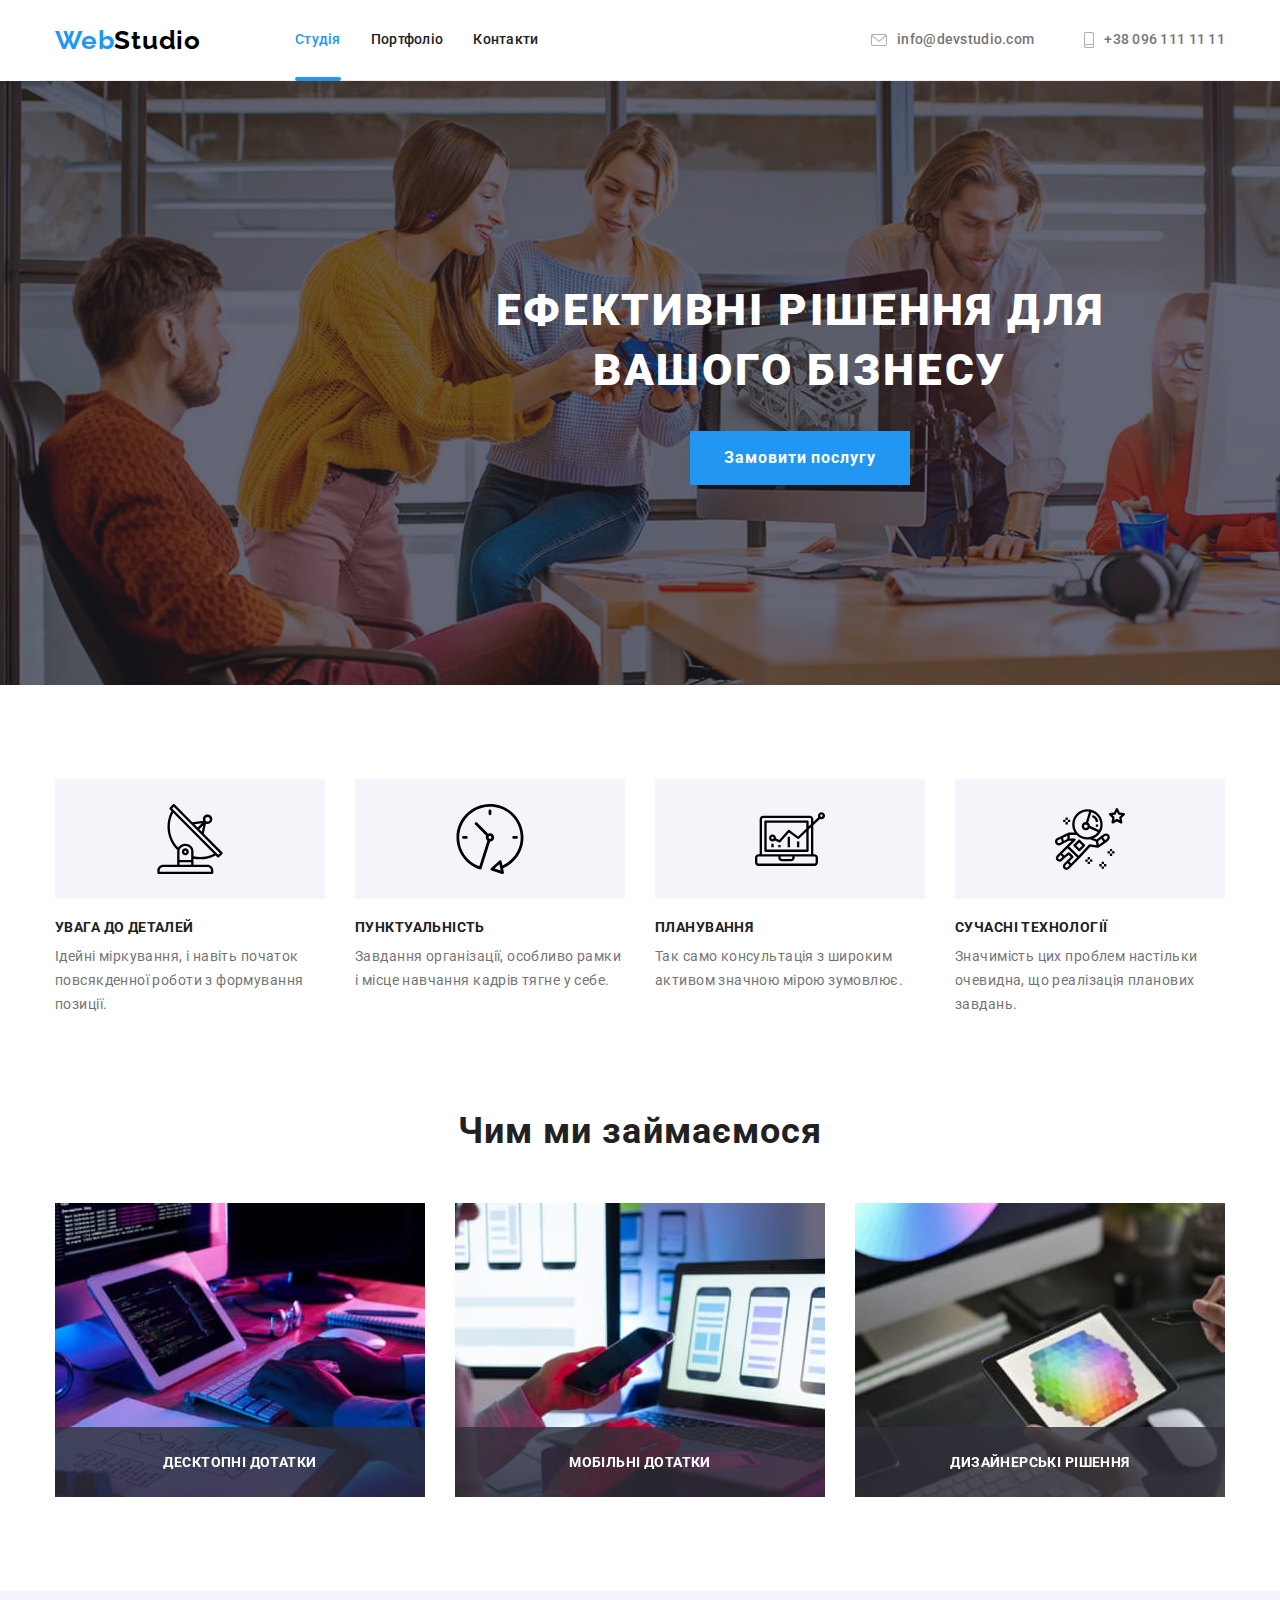
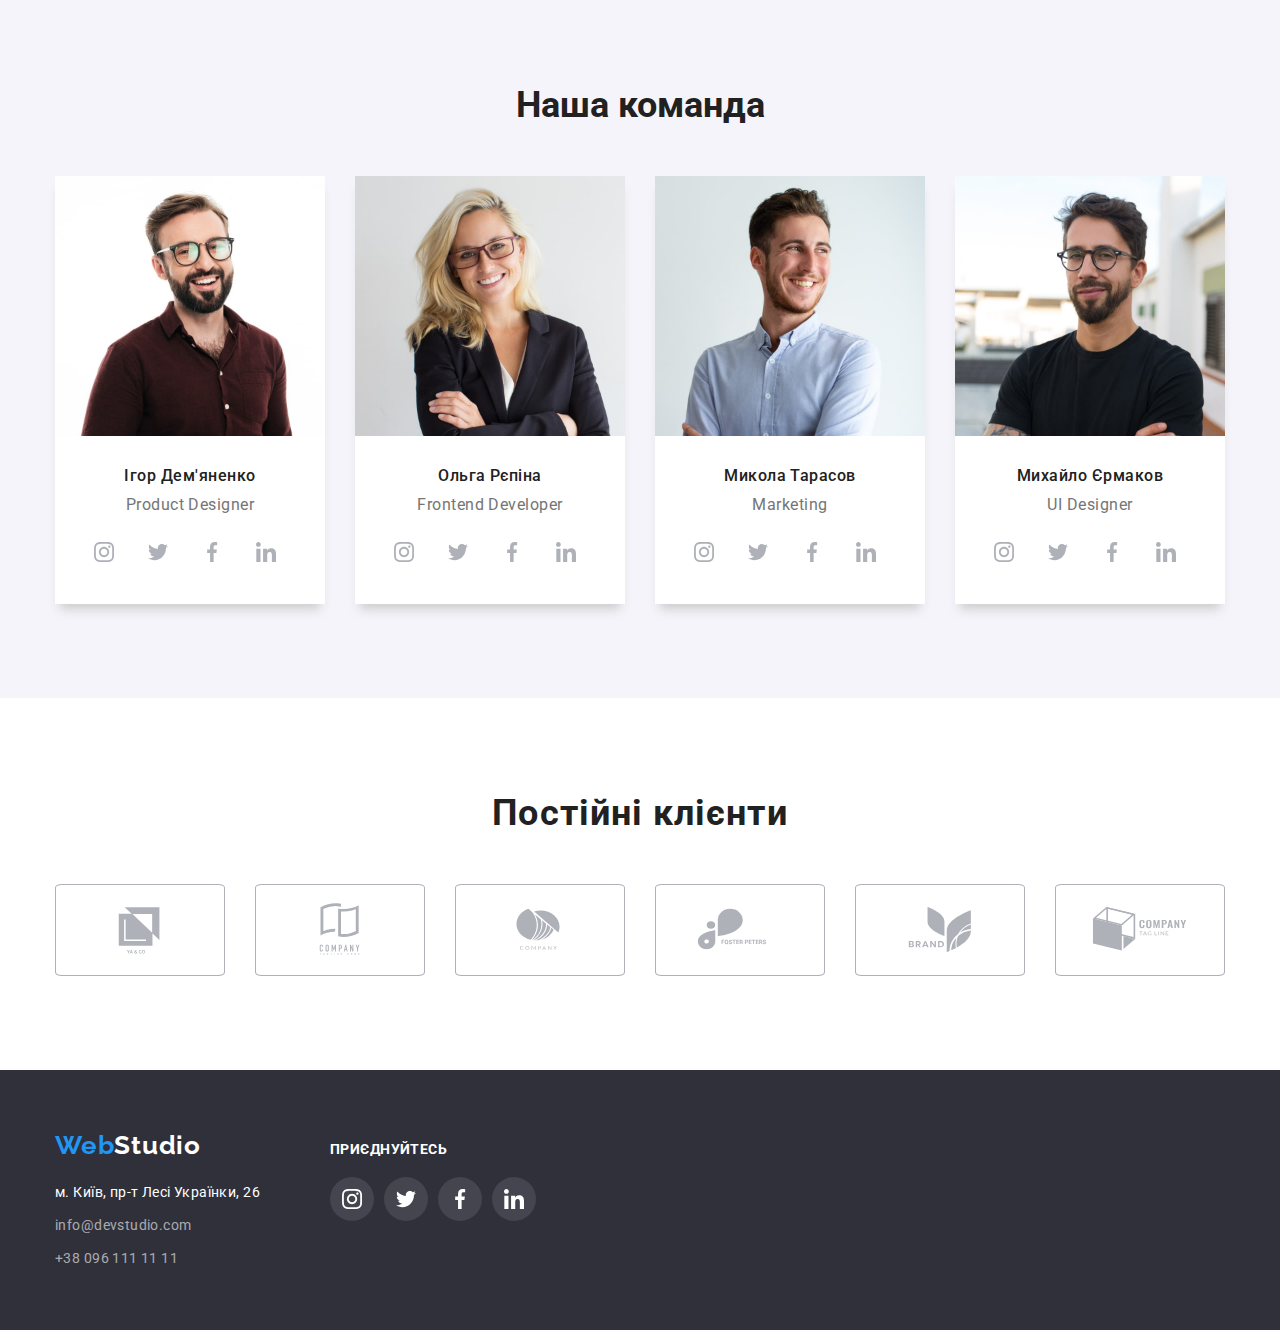
<file: index.html>
<!DOCTYPE html>
<html lang="uk">
  <head>
    <meta charset="UTF-8" />
    <meta http-equiv="X-UA-Compatible" content="IE=edge" />
    <meta name="viewport" content="width=device-width, initial-scale=1.0" />

    <!-- Підключаємо шрифти -->

    <!--  -->
    <link rel="preconnect" href="https://fonts.googleapis.com" />
    <link rel="preconnect" href="https://fonts.gstatic.com" crossorigin />
    <link
      href="https://fonts.googleapis.com/css2?family=Raleway:wght@700&family=Roboto:wght@400;500;700;900&display=swap"
      rel="stylesheet"
    />

    <!--  -->
    <title>Web Studio</title>

    <!-- Спочатку нормалізатор -->
  <link
  rel="stylesheet"
  href="https://cdnjs.cloudflare.com/ajax/libs/modern-normalize/1.0.0/modern-normalize.min.css"
/>

    <!-- Підключаємо файл зі стилями -->
    <link rel="stylesheet" href="./css/styles.css" />
  </head>
  <body>
    <header>
      <div class="heder-container container">
            <a href="./index.html" class="nav-logo-left"
              >Web<span class="nav-logo-reit">Studio</span></a
            >
          <nav class="nav-boxstudio" >
          
          
            <ul class="list-type flex-container">
              <li class="list-type-item  flex-container">
                <a href="" class="nav-list current nav-list-acktual ">Студія</a>
              </li>
              <li class="list-type-item flex-container">
                <a href="./galery.html " class="nav-list">Портфоліо</a>
              </li>
              <li class="list-type-item flex-container">
                <a href="" class="nav-list">Контакти</a>
              </li>
            </ul>
          
        </nav>
        
          <ul class="list-type flex-container addres-boxstudio" >
            <li class="flex-container mailto-boxsutdio">
              <a href="mailto:info@devstudio.com" class="mailto">
                <svg class="icon-size-adresstudio">
                  <use href="./img/sprait9.svg#envelope" class="icon-contacts-envelope"></use>
                  
                </svg>
                info@devstudio.com</a
              >
            </li>
            <li class="flex-container tel-boxstudio">
              <a href="tel:+380961111111" class="tel">
                <svg class="icon-size-adresstudio-two">
                  <use href="./img/sprait9.svg#smartphone" class="icon-contacts-smartphone"></use>
                  
                </svg>
                +38 096 111 11 11</a>
            </li>
          </ul>
        
      </div>
    </header>

    <main>

      <div data-modal class="Backdrop is-hidden">
        <div class="modal">
            <div class="button-modal-box">
              <button data-modal-close class="button-modal">
                <img src="./img/clouse-modal-2.svg" class="button-modal-img" 
                alt="clouse">
              </button>
          </div>
        </div>
      </div>
      <!-- Hero section -->
    
        <section class="Hero Hero-img">
          <div class="container hero-box">

            
          <h1 class="hero-title"> Ефективні рішення для вашого бізнесу</h1>
          <button data-modal-open type="button" class="hero-button" >Замовити послугу</button>
        </div>
        </section>

     

      <!-- Section benefits -->
     
        <section class="benefits">
          <div class="container">
          <h2 hidden>Наші особливості</h2>
          <ul class="list-type-benefits">
            <li class="benefits-list-item">
              <div class="benefits-boxfon-antena">
                <svg class="icon-size">
                  <use href="./img/sprait9.svg#antennasvg" class="icon-benefits"></use>
                  
                </svg> 
              </div>
              <h3 class="title-benefits">УВАГА ДО ДЕТАЛЕЙ</h3>
              <p class="benefits-paragraf">
                Ідейні міркування, і навіть початок повсякденної роботи з
                формування позиції.
              </p>
            </li>

            <li class="benefits-list-item">
              <div class="benefits-boxfon-clock">
                <svg class="icon-size">
                  <use href="./img/sprait9.svg#clocksvg" class="icon-instagram"></use>
                  
                </svg>
              </div>
              <h3 class="title-benefits">ПУНКТУАЛЬНІСТЬ</h3>
              <p class="benefits-paragraf">
                Завдання організації, особливо рамки і місце навчання кадрів
                тягне у себе.
              </p>
            </li>

            <li class="benefits-list-item">
              <div class="benefits-boxfon-diagram">
                <svg class="icon-size">
                  <use href="./img/sprait9.svg#diagramsvg" class="icon-instagram"></use>
                  
                </svg>
              </div>
              <h3 class="title-benefits">ПЛАНУВАННЯ</h3>
              <p class="benefits-paragraf">
                Так само консультація з широким активом значною мірою зумовлює.
              </p>
            </li>

            <li class="benefits-list-item">
              <div class="benefits-boxfon-astronaut">
                <svg class="icon-size">
                  <use href="./img/sprait9.svg#astronaut-1" class="icon-instagram"></use>
                  
                </svg>
              </div>
              <h3 class="title-benefits">СУЧАСНІ ТЕХНОЛОГІЇ</h3>
              <p class="benefits-paragraf">
                Значимість цих проблем настільки очевидна, що реалізація
                планових завдань.
              </p>
            </li>
          </ul>
        </div>
        </section>
      

      <!-- sections directions -->
      
        <section class="directions">
          <div class="container">
          <h2 class="directions-title">Чим ми займаємося</h2>
          <!-- <ul class="list-type-directions directions-list-items"> -->
            
          <ul class="list-type-directions">
            <li class="directions-items">
              <img
                src="./img/box-1.jpg"
                alt="Фото напрямку-1"
                width="370"
                height="294"
              />
              <div class="directions-title-box" >
                <p class="directions-title-two" >десктопні дотатки</p>
              </div>
            </li>
            <li class="directions-items">
              <img
                src="./img/box-2.jpg"
                alt="Фото напрямку-2"
                width="370"
                height="294"
              />
              <div class="directions-title-box" >
                <p class="directions-title-two" >мобільні дотатки</p>
              </div>
            </li>
            <li class="directions-items">
              <img
                src="./img/box-3.jpg"
                alt="Фото напрямку-3"
                width="370"
                height="294"
              />
              <div class="directions-title-box" >
                <p class="directions-title-two" >дизайнерські рішення</p>
              </div>
            </li>
          </ul>
        </div>
        </section>
      

      <!--sections our teams -->
      
        <section class="our-teams">
          
          <div class="container">
          <h2 class="our-teams-title">Наша команда</h2>
          <!-- <ul class="list-type list-type-our-teams"> -->
          <ul class="list-type-our-teams">
            <li class="our-teams-iist">
              <img
                src="./img/product-designer.jpg"
                alt="Ігор Дем'яненко"
                width="270"
                height="260"
              />
              <div class="our-teams-rersonposition">
              <h3 class="our-teams-person">Ігор Дем'яненко</h3>
              <p class="our-teams-position">Product Designer</p>
              <ul class="icon-list">
                <li class="our-teams-iisticon">
                  <a href="" class="link-icon">
                  <svg class="icon-size-cocialiteam">
                    <use xlink:href="./img/sprait9.svg#instagram-2-2" class="icon-cocial"></use>
                    
                  </svg>

                </a></li>
                <li class="our-teams-iisticon">
                  <a href="" class="link-icon">
                  <svg class="icon-size-cocialiteam">
                    <use href="./img/sprait9.svg#twitter-1-1" class="icon-cocial"></use>
                    
                  </svg>

                </a></li>
                <li class="our-teams-iisticon">
                  <a href="" class="link-icon">
                  <svg class="icon-size-cocialiteam">
                    <use href="./img/sprait9.svg#facebook1-2" class="icon-cocial"></use>
                    
                  </svg>

                </a></li>

                <li class="our-teams-iisticon">
                  <a href="" class="link-icon">
                  <svg class="icon-size-cocialiteam">
                    <use href="./img/sprait9.svg#linkedin1-2" class="icon-cocial"></use>
                    
                  </svg>

                </a></li>
              </ul>
              </div>
            </li>

            <li class="our-teams-iist">
              <img
                src="./img/frontend-develooper.jpg"
                alt="Ольга Рєпіна"
                width="270"
                height="260"
              />
              <div class="our-teams-rersonposition">
              <h3 class="our-teams-person">Ольга Рєпіна</h3>
              <p class="our-teams-position">Frontend Developer</p>
              <ul class="icon-list">
                <li class="our-teams-iisticon"><a href="" class="link-icon">
                  <svg class="icon-size-cocialiteam">
                    <use xlink:href="./img/sprait9.svg#instagram-2-2" class="icon-cocial"></use>
                    
                  </svg>

                </a></li>
                <li class="our-teams-iisticon"><a href="" class="link-icon">
                  <svg class="icon-size-cocialiteam">
                    <use href="./img/sprait9.svg#twitter-1-1" class="icon-cocial"></use>
                    
                  </svg>

                </a></li>
                <li class="our-teams-iisticon"><a href="" class="link-icon">
                  <svg class="icon-size-cocialiteam">
                    <use href="./img/sprait9.svg#facebook1-2" class="icon-cocial"></use>
                    
                  </svg>

                </a></li>

                <li class="our-teams-iisticon"><a href="" class="link-icon">
                  <svg class="icon-size-cocialiteam">
                    <use href="./img/sprait9.svg#linkedin1-2" class="icon-cocial"></use>
                    
                  </svg>

                </a></li>
              </ul>
            </div>
            </li>

            <li class="our-teams-iist">
              <img
                src="./img/market.jpg"
                alt=">Микола Тарасов"
                width="270"
                height="260"
              />
              <div class="our-teams-rersonposition">
              <h3 class="our-teams-person">Микола Тарасов</h3>
              <p class="our-teams-position">Marketing</p>
              <ul class="icon-list">
                <li class="our-teams-iisticon"><a href="" class="link-icon">
                  <svg class="icon-size-cocialiteam">
                    <use xlink:href="./img/sprait9.svg#instagram-2-2" class="icon-cocial"></use>
                    
                  </svg>

                </a></li>
                <li class="our-teams-iisticon"><a href="" class="link-icon">
                  <svg class="icon-size-cocialiteam">
                    <use href="./img/sprait9.svg#twitter-1-1" class="icon-cocial"></use>
                    
                  </svg>

                </a></li>
                <li class="our-teams-iisticon"><a href="" class="link-icon">
                  <svg class="icon-size-cocialiteam">
                    <use href="./img/sprait9.svg#facebook1-2" class="icon-cocial"></use>
                    
                  </svg>

                </a></li>

                <li class="our-teams-iisticon"><a href="" class="link-icon">
                  <svg class="icon-size-cocialiteam">
                    <use href="./img/sprait9.svg#linkedin1-2" class="icon-cocial"></use>
                    
                  </svg>

                </a></li>
              </ul>
            </div>
            </li>

            <li class="our-teams-iist">
              <img
                src="./img/ul-designer.jpg"
                alt="Михайло Єрмаков"
                width="270"
                height="260"
              /><div class="our-teams-rersonposition">
              <h3 class="our-teams-person">Михайло Єрмаков</h3>
              <p class="our-teams-position">UI Designer</p>
              <ul class="icon-list">
                <li class="our-teams-iisticon">
                  <a href="" class="link-icon">
                  <svg class="icon-size-cocialiteam">
                    <use xlink:href="./img/sprait9.svg#instagram-2-2" class="icon-cocial"></use>
                    
                  </svg>

                </a></li>
                <li class="our-teams-iisticon">
                  <a href="" class="link-icon">
                  <svg class="icon-size-cocialiteam">
                    <use href="./img/sprait9.svg#twitter-1-1" class="icon-cocial"></use>
                    
                  </svg>

                </a></li>
                <li class="our-teams-iisticon">
                  <a href="" class="link-icon">
                  <svg class="icon-size-cocialiteam">
                    <use href="./img/sprait9.svg#facebook1-2" class="icon-cocial"></use>
                    
                  </svg>

                </a></li>

                <li class="our-teams-iisticon">
                  <a href="" class="link-icon">
                  <svg class="icon-size-cocialiteam">
                    <use href="./img/sprait9.svg#linkedin1-2" class="icon-cocial"></use>
                    
                  </svg>

                </a></li>
              </ul>
            </div>
            </li>
          </ul>
        </div>



        </section>

        <section class="section-client-box">
          <div class="container client-box">
            <h3 class="title-client">Постійні клієнти</h3>
            <ul class="list-client">
              <li class="list-item-client">
                <a href="" class="logo-box"> 
                  <svg class="client-box-cvg">
                    <use href="./img/sprait9.svg#Logo1">
          
                    </use>
                  </svg>
                  </a>
              </li>
              <li class="list-item-client">
                <a href=""class="logo-box">
                  <svg class="client-box-cvg">
                    <use href="./img/sprait9.svg#Logo2">
          
                    </use>
                  </svg>
                </a>
              </li>
              <li class="list-item-client">
                <a href=""class="logo-box">
                  <svg class="client-box-cvg">
                    <use href="./img/sprait9.svg#Logo3">
          
                    </use>
                  </svg>
                </a>
              </li>
              <li class="list-item-client">
                <a href=""class="logo-box">
                  <svg class="client-box-cvg">
                    <use href="./img/sprait9.svg#Logo4">
          
                    </use>
                  </svg>
                </a>
              </li>
              <li class="list-item-client">
                <a href=""class="logo-box">
                  <svg class="client-box-cvg">
                    <use href="./img/sprait9.svg#Logo5">
          
                    </use>
                  </svg>
                </a>
              </li>
              <li class="list-item-client">
                <a href=""class="logo-box">
                  <svg class="client-box-cvg">
                    <use href="./img/sprait9.svg#Logo6">
          
                    </use>
                  </svg>
                </a>
              </li>


            </ul>
          
          </div>
        </div>
        
        </section>
      
    </main>

    <footer class="footer">
      <!-- <div class="gpoup-footer container"> -->
      <div class="container flex-container flex-container-footerstudio">
        <div class=" logo-info-futerstudio" >
        <a href="./index.html" class="nav-logo-footerleft"
          >Web<span class="nav-logo-reitfooter">Studio</span></a
        >
        <address class="adres-footer-studio">
         
          <!-- <ul class="list-type list-type-footer"> -->
            <ul class="list-footerStudio">
            <li class="list-item-footer">
              <a
                href="https://goo.gl/maps/WQxxdUkWUCcxHzvu8"
                target="_blank"
                rel="noopener norefferer nofollow"
                class="footer-item-one"
                >м. Київ, пр-т Лесі Українки, 26</a
              >
            </li>

            <li class="footer-item-two  list-item-footer" >
              <a href="mailto:info@devstudio.com" class="footer-item-two"
                >info@devstudio.com</a
              >
            </li>

            <li class="footer-item-two  list-item-footer" >
              <a href="tel:+380961111111" class="footer-item-two footer-item-twostodio">
                +38 096 111 11 11</a
              >
            </li>
          </ul> 
        </address>
      </div> 
          <div class="footer-iconstudio">
            <!-- <h3 class="footer-iconstudio-title">Приеднуйтесь</h3> -->
            <p class="footer-iconstudio-title">Приєднуйтесь</p>
              <ul class="footerlist-iconstudio">
              <li class="footerlistitem-iconstudio">
                <a href=""class="Link-cocial-footerstudio">
                  <svg class="icon-cocial-footerstudio">
                  <use href="./img/sprait9.svg#instagram-2-2">
        
                  </use>
                </svg>
              </a></li>
              <li class="footerlistitem-iconstudio">
                <a href=""class="Link-cocial-footerstudio">
                <svg class="icon-cocial-footerstudio">
                  <use href="./img/sprait9.svg#twitter-1-1">
        
                  </use>
                </svg>
              </a></li>
              <li class="footerlistitem-iconstudio">
                <a href=""class="Link-cocial-footerstudio">
                <svg class="icon-cocial-footerstudio">
                  <use href="./img/sprait9.svg#facebook1-2">
        
                  </use>
                </svg>
              </a></li>
              <li class="footerlistitem-iconstudio">
                <a href="" class="Link-cocial-footerstudio">
                <svg class="icon-cocial-footerstudio">
                  <use href="./img/sprait9.svg#linkedin1-2">
        
                  </use>
                </svg>
              </a></li>
            </ul>
          </div>  
        
      </div>
    </footer>

    <!-- Ставимо перед закриваючим тегом body -->
    <script src="./js/modal.js"></script>

  </body>
</html>
</file>
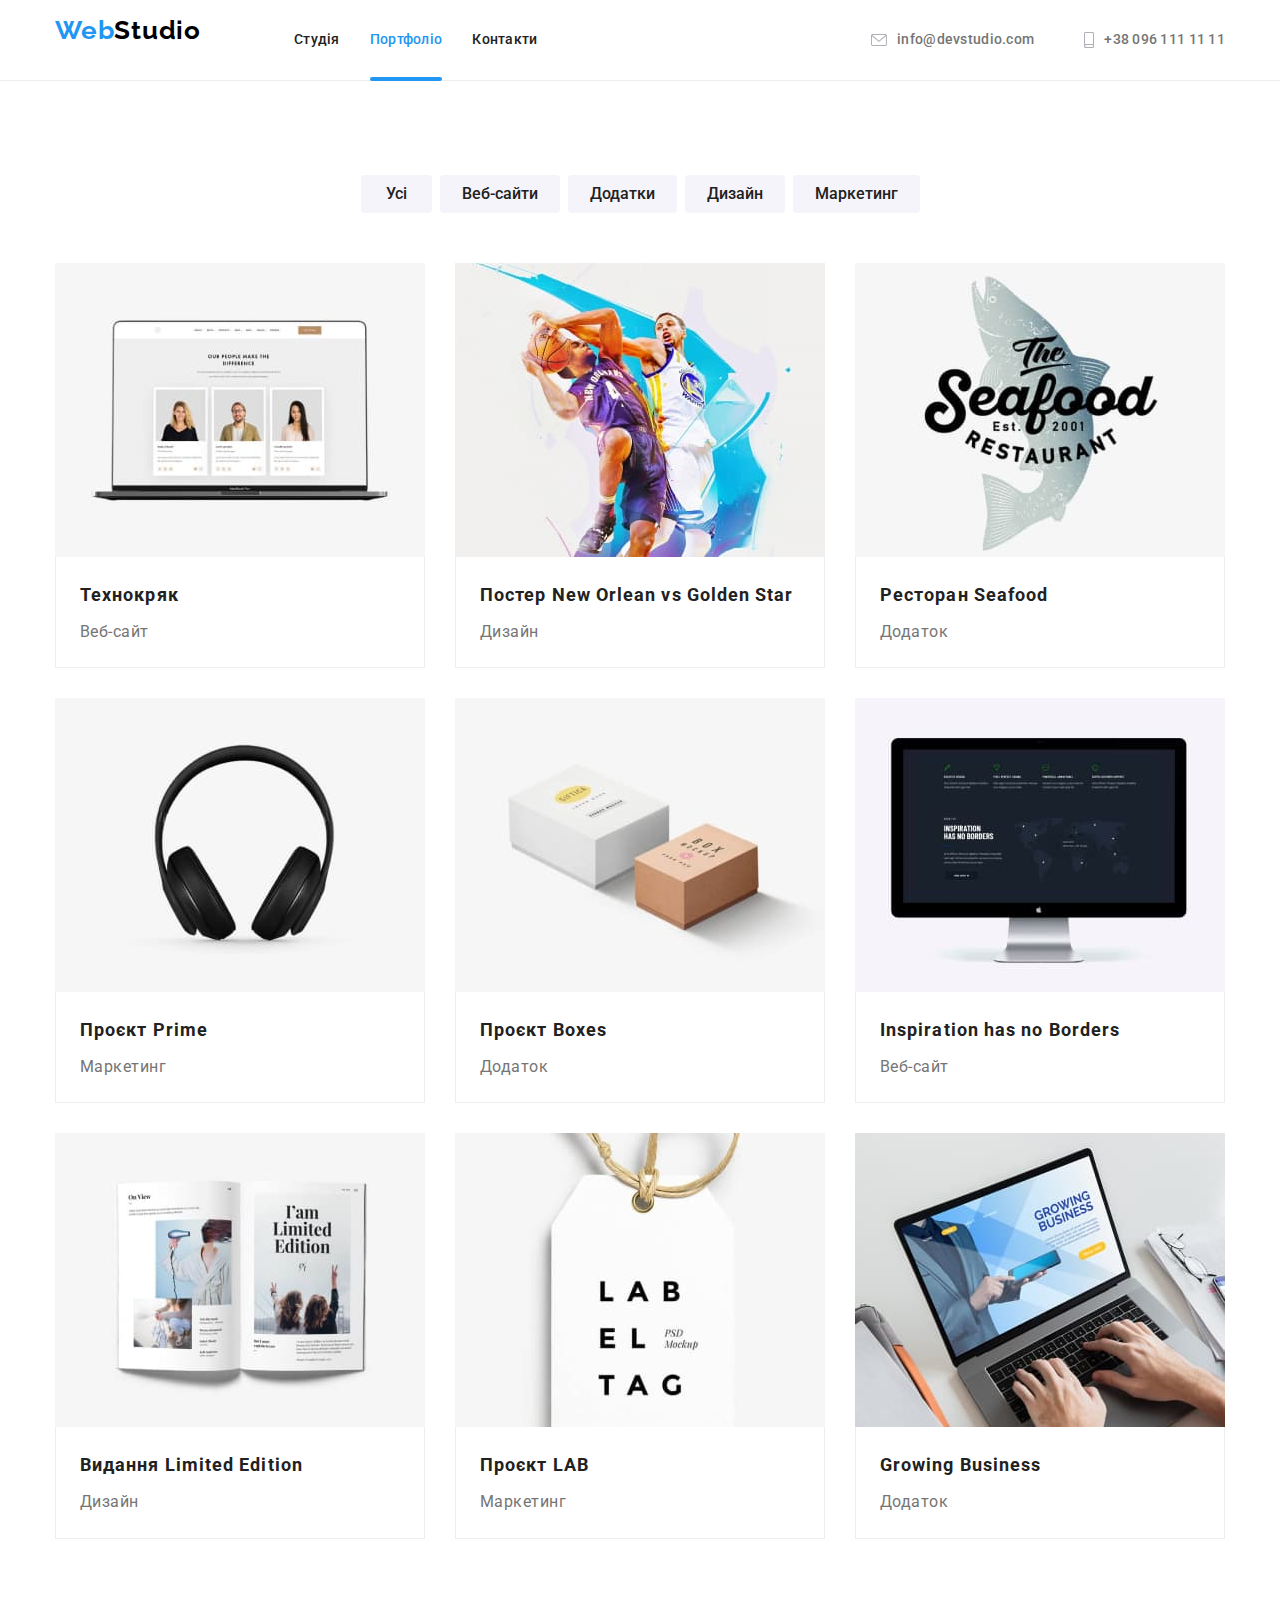
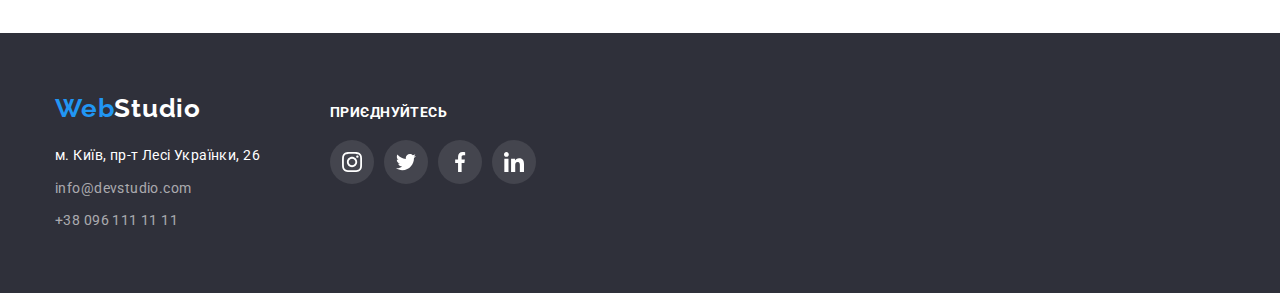
<file: galery.html>
<!DOCTYPE html>
<html lang="uk">
  <head>
    <meta charset="UTF-8" />
    <meta http-equiv="X-UA-Compatible" content="IE=edge" />
    <meta name="viewport" content="width=device-width, initial-scale=1.0" />

    <!-- Підключаємо шрифти -->

    <!--  -->
    <link rel="preconnect" href="https://fonts.googleapis.com" />
    <link rel="preconnect" href="https://fonts.gstatic.com" crossorigin />
    <link
      href="https://fonts.googleapis.com/css2?family=Raleway:wght@700&family=Roboto:wght@400;500;700;900&display=swap"
      rel="stylesheet"
    />
    <!--  -->
    <!-- Спочатку нормалізатор -->
    <link
      rel="stylesheet"
      href="https://cdnjs.cloudflare.com/ajax/libs/modern-normalize/1.0.0/modern-normalize.min.css"
    />

    <!-- Підключаємо файл зі стилями -->
    <link rel="stylesheet" href="./css/styles.css" />

    <title>Web Studio</title>
  </head>

  <body>
    <header class="header-galery">
      <div class="header-block-galery container">
        
        <a href="./index.html" class="nav-logo-leftgalery"
          >Web<span class="nav-logo-reit">Studio</span></a
        >
        
        <nav>
          
          <ul class="list-type-hedergalery">
            <li class="list-item-pagesgalery">
              <a href="./index.html" class="nav-list">Студія</a>
            </li>
            <li class="list-item-pagesgalery">
              <a href="" class="nav-list current">Портфоліо</a>
            </li>
            <li class="list-item-pagesgalery">
              <a href="" class="nav-list">Контакти</a>
            </li>
          </ul>
          
        </nav>
        
        <ul class="contact-type-hedergalery">
          <li class="flex-container list-item-contactgalery mailto-boxgalery">
            <a href="mailto:info@devstudio.com" class="mailto">
            <svg class="icon-size-adresstudio">
              <use href="./img/sprait9.svg#envelope" class="icon-contacts-envelope"></use>
              
            </svg>
              info@devstudio.com</a
            >
          </li>
          <li class=" flex-container list-item-contactgalery tel-boxgalery">
            <a href="tel:+380961111111" class="tel">
              <svg class="icon-size-adresstudio-two">
                <use href="./img/sprait9.svg#smartphone" class="icon-contacts-smartphone"></use>
                
              </svg>
              
              +38 096 111 11 11</a>
          </li>
        </ul>
        
      </div>
    </header>

    <main>
      <!-- section portfolio -->

      <section class="portfolio">
        <div class="block-button-list container">
          <h1 class="visually-hidden">Потрфоліо</h1>
          <!-- blok Batton -->
          <ul class="button-listgalery">
            <li class="buton-itemgalery">
              <button type="button" class="button-one buttongalery-all">
                Усі
              </button>
            </li>
            <li class="buton-itemgalery">
              <button type="button" class="button-one buttongalery-webisite">
                Веб-сайти
              </button>
            </li>
            <li class="buton-itemgalery">
              <button type="button" class="button-one buttongalery-application">
                Додатки
              </button>
            </li>
            <li class="buton-itemgalery">
              <button type="button" class="button-one buttongalery-design">
                Дизайн
              </button>
            </li>
            <li class="buton-itemgalery">
              <button type="button" class="button-one buttongalery-marketing">
                Маркетинг
              </button>
            </li>
          </ul>
          
          <ul class="list-type-galery">
            <li class="galery-blok block-galery-item">
             <a href="" class="ablock-galery-item">
              <div class="img-galery-box">
              <img
                src="./img-galery/technokryak.jpg"
                class="galery-images"
                alt="technokryak"
              />
              <div class="ablock-galery-overley"> 
                <p class="galery-overley-title">Ресурс пропонує комплексні 
                  пропозиції з різним рівнем функціоналу 
                  та сервісів. Все це дозволить відвідувачу отримати вичерпні 
                  відомості про компанію чи приватну особу.</p>  
                </div>
            </div>
              <div class="text-galery-box">
                <h2 class="galery-title galery-title-box">Технокряк</h2>
                <p class="galery-Paragraf galery-Paragraf-box">Веб-сайт</p>
                
                
              </div>
            </a>
          
            </li>
          

            <li class="galery-blok block-galery-item">
              <a href=""class="ablock-galery-item">
                <div class="img-galery-box">
              <img
                src="./img-galery/new-orlean-vs-golden-star.jpg"
                class="galery-images"
                alt="new-orlean-vs-golden-star"
              />
              <div class="ablock-galery-overley"> 
                <p class="galery-overley-title">Ресурс пропонує комплексні 
                  пропозиції з різним рівнем функціоналу 
                  та сервісів. Все це дозволить відвідувачу отримати вичерпні 
                  відомості про компанію чи приватну особу.</p>  
                </div>
            </div>
              <div class="text-galery-box">
                <h2 class="galery-title galery-title-box">
                  Постер New Orlean vs Golden Star
                </h2>
                <p class="galery-Paragraf galery-Paragraf-box">Дизайн</p>
                
              </div>
            </a>
            </li>

            <li class="galery-blok block-galery-item">
              <a href=""class="ablock-galery-item">
                <div class="img-galery-box">
              <img
                src="./img-galery/restouran-seafood.jpg"
                class="galery-images"
                alt="restouran-seafood"
              />
              <div class="ablock-galery-overley"> 
                <p class="galery-overley-title">Ресурс пропонує комплексні 
                  пропозиції з різним рівнем функціоналу 
                  та сервісів. Все це дозволить відвідувачу отримати вичерпні 
                  відомості про компанію чи приватну особу.</p>  
                </div>
            </div>
              <div class="text-galery-box">
                <h2 class="galery-title galery-title-box">Ресторан Seafood</h2>
                <p class="galery-Paragraf galery-Paragraf-box">Додаток</p>
                
              </div>
              </a>
            </li>

            <li class="galery-blok block-galery-item">
              <a href=""class="ablock-galery-item">
                <div class="img-galery-box">
              <img
                src="./img-galery/proekt-prime.jpg"
                class="galery-images"
                alt="proekt-prime"
              />
              <div class="ablock-galery-overley"> 
                <p class="galery-overley-title">Ресурс пропонує комплексні 
                  пропозиції з різним рівнем функціоналу 
                  та сервісів. Все це дозволить відвідувачу отримати вичерпні 
                  відомості про компанію чи приватну особу.</p>  
                </div>
            </div>
              <div class="text-galery-box">
                <h2 class="galery-title galery-title-box">Проєкт Prime</h2>
                <p class="galery-Paragraf galery-Paragraf-box">Маркетинг</p>
                
              </div>
              </a>
            </li>

            <li class="galery-blok block-galery-item">
              <a href=""class="ablock-galery-item">
                <div class="img-galery-box">
              <img
                src="./img-galery/proekt-boxes.jpg"
                class="galery-images"
                alt="proekt-boxes"
              />
              <div class="ablock-galery-overley"> 
                <p class="galery-overley-title">Ресурс пропонує комплексні 
                  пропозиції з різним рівнем функціоналу 
                  та сервісів. Все це дозволить відвідувачу отримати вичерпні 
                  відомості про компанію чи приватну особу.</p>  
                </div>
            </div>
              <div class="text-galery-box">
                <h2 class="galery-title galery-title-box">Проєкт Boxes</h2>
                <p class="galery-Paragraf galery-Paragraf-box">Додаток</p>
                
                
              </div>
              </a>
            </li>

            <li class="galery-blok block-galery-item">
              <a href=""class="ablock-galery-item">
                <div class="img-galery-box">
              <img
                src="./img-galery/Inspiration-has-no-borders.jpg"
                class="galery-images"
                alt="Inspiration-has-no-borders"
              />
              <div class="ablock-galery-overley"> 
                <p class="galery-overley-title">Ресурс пропонує комплексні 
                  пропозиції з різним рівнем функціоналу 
                  та сервісів. Все це дозволить відвідувачу отримати вичерпні 
                  відомості про компанію чи приватну особу.</p>  
                </div>
            </div>
              <div class="text-galery-box">
                <h2 class="galery-title galery-title-box">
                  Inspiration has no Borders
                </h2>
                <p class="galery-Paragraf galery-Paragraf-box">Веб-сайт</p>
                
              </div>
            </a>
            </li>

            <li class="galery-blok block-galery-item">
              <a href=""class="ablock-galery-item">
                <div class="img-galery-box">
              <img
                src="./img-galery/limited-еdition.jpg "
                class="galery-images"
                alt="limited-еdition"
              />
              <div class="ablock-galery-overley"> 
                <p class="galery-overley-title">Ресурс пропонує комплексні 
                  пропозиції з різним рівнем функціоналу 
                  та сервісів. Все це дозволить відвідувачу отримати вичерпні 
                  відомості про компанію чи приватну особу.</p>  
                </div>
            </div>
              <div class="text-galery-box">
                <h2 class="galery-title galery-title-box">
                  Видання Limited Edition
                </h2>
                <p class="galery-Paragraf galery-Paragraf-box">Дизайн</p>
                
              </div>
            </a>
            </li>

            <li class="galery-blok block-galery-item">
              <a href=""class="ablock-galery-item">
                <div class="img-galery-box">
              <img
                src="./img-galery/proect-lab.jpg"
                class="galery-images"
                alt="proect-lab"
              />
              <div class="ablock-galery-overley"> 
                <p class="galery-overley-title">Ресурс пропонує комплексні 
                  пропозиції з різним рівнем функціоналу 
                  та сервісів. Все це дозволить відвідувачу отримати вичерпні 
                  відомості про компанію чи приватну особу.</p>  
                </div>
            </div>
              <div class="text-galery-box">
                <h2 class="galery-title galery-title-box">Проєкт LAB</h2>
                <p class="galery-Paragraf galery-Paragraf-box">Маркетинг</p>
                
              </div>
              </a>
            </li>

            <li class="galery-blok block-galery-item">
              <a href=""class="ablock-galery-item">
                <div class="img-galery-box">
              <img
                src="./img-galery/growing-business.jpg"
                class="galery-images"
                alt="growing-business"
              />
              <div class="ablock-galery-overley"> 
                <p class="galery-overley-title">Ресурс пропонує комплексні 
                  пропозиції з різним рівнем функціоналу 
                  та сервісів. Все це дозволить відвідувачу отримати вичерпні 
                  відомості про компанію чи приватну особу.</p>  
                </div>
            </div>
              <div class="text-galery-box">
                <h2 class="galery-title galery-title-box">Growing Business</h2>
                <p class="galery-Paragraf galery-Paragraf-box">Додаток</p>
                
              </div>
              </a>
            </li>
          </ul>
        </div>
      </section>
    </main>

    <footer class="footer-galery">
      <div class="container flex-container flex-container-footergalery">
        <div class="logo-info-futergalery">
        <a href="./index.html" class="nav-logo-leftgalery"
          >Web<span class="nav-logo-reitfooter">Studio</span></a
        >

        <address>
          <div class="addres-box">
            <!-- <ul class="list-type"> -->
            <ul class="list-type-footergalery">
              <li class="footer-item-two">
                <a
                  href="https://goo.gl/maps/WQxxdUkWUCcxHzvu8"
                  target="_blank"
                  rel="noopener norefferer nofollow"
                  class="footer-item-one"
                  >м. Київ, пр-т Лесі Українки, 26</a
                >
              </li>

              <li class="footer-item-two">
                <a
                  href="mailto:info@devstudio.com"
                  class="footer-item-two footer-item-twogalery"
                  >info@devstudio.com</a
                >
              </li>

              <li class="footer-item-two">
                <a
                  href="tel:+380961111111"
                  class="footer-item-two footer-item-frigalery"
                >
                  +38 096 111 11 11</a
                >
              </li>
            </ul>
          </div>
        </address>
      </div>
      <div class="footer-icongalery">
        <p class="footer-icongalery-title">Приєднуйтесь</p>
        <!-- <h3 class="footer-icongalery-title">Приеднуйтесь</h3> -->
          <ul class="footerlist-icongalery">
          <li class="footerlistitem-icongalery">
            <a href="" class="Link-cocial-footergalery"> 
            <svg class="icon-cocial-footerstudio">
              <use href="./img/sprait9.svg#instagram-2-2">
    
              </use>
            </svg>
          </a></li>
          <li class="footerlistitem-icongalery"> 
            <a href=""class="Link-cocial-footergalery">
              <svg class="icon-cocial-footerstudio">
                <use href="./img/sprait9.svg#twitter-1-1">
      
                </use>
              </svg> 
            </a></li>
          <li class="footerlistitem-icongalery">
            <a href=""class="Link-cocial-footergalery">
              <svg class="icon-cocial-footerstudio">
                <use href="./img/sprait9.svg#facebook1-2">
      
                </use>
              </svg>
            </a></li>
          <li class="footerlistitem-icongalery">
            
            <a href=""class="Link-cocial-footergalery">
              <svg class="icon-cocial-footerstudio">
                <use href="./img/sprait9.svg#linkedin1-2">
      
                </use>
              </svg>
            </a></li>
        </ul>
      </div>
      </div>
    </footer>
    
  </body>
</html>
</file>
<file: css/styles.css>
:root {
  --primary-text-kolor: #212121;
  --second-text-kolor: #757575;
  /* --color-border-hedergalery: #A9BABA; */
  --color-border-hedergalery: #EEEEEE;
  --color-current: #2196f3;
  --color-background-oun: #ffffff;
  --color-nav-logo: #000000;
  --color-bagraund-baton-one:#f5f4fa;
  --color-hero-bagraund: #2f303a;
  --color-title-one: #212121;
  --color-button-cover:#188ECB;
  --color-our-teams: #F5F4FA;
  --color-our-teams-title:#212121;
  --border-element:0px solid red ;
  --border-small-conteiner:0px solid  #188ECB;
  --border-big-conteiner:0px solid orangered;
  --border-block:0px solid   yellowgreen;
  
 

  /* (24/16) */
  --lin-heit-one:1.5;

  /* (24/14) */
  --lin-heit-two:1.7;

  /* 36/18 */
  --lin-heit-three:2.0;

  /* 30/16 */
  --lin-heit-four:1.9;

  /* 26/16 */
  --lin-heit-five:1.6;
  /* 60/44 */
  --lin-heit-six:1.36;
  /* 16/14=1.14 */
  --lin-heit-seven:1.14;
  --width-block:1400px;
}
p,
h1,
h2,
h3,
h4,
h5,
h6 {
    margin: 0;
}

ul {
    margin: 0;
    padding: 0;
}
img{
  display: block;
  max-width: 100%;
}


body {
  font-family: "Roboto" ,sans-serif;
  background: var(--color-background-oun);

}

/* flex-flex */


.container{
  /* width:var(--width-block); */
  width: 1200px;
  padding-left: 15px;
  padding-right: 15px;
  margin:0 auto;
}
.flex-container{
  display: flex;
}

.heder-container{
  
  display: flex;
  align-items: center;
  border-bottom: 1px solid var(--color-border-hedergalery);

}

.logo{
  

  display: flex;
  /* padding-left: 215px; */
  margin-left: 15px;
  margin-right: 90px;
  /* margin-top:24px;
  margin-bottom:24px; */

}
.title-Pages{
 
  display: flex; 



}
 
.directions{
  padding-bottom:94px;

}
.list-type-directions {
  list-style: none;
  display: flex;
  padding-left:0px;
}


.list-type .list-type-item:not(:first-child){
  margin-left: 30px;
  
}
.list-type .list-type-item:first-child{
  margin-left:0px;
  
}



.contacs-item{
 
  display: flex;
  margin-left: auto;
  /* margin-right:15px; */
  /* margin-left:344px; */
  justify-content: center;  
  /* margin-left: 344px; */
  /* margin-right: 215px; */

  
}
.contacs-item li:not(:first-child){
  /* padding-left:50px ; */
  margin-left: 50px;
}



.group-one{
  
  /* display: flex;  */
}
.gpoup-two{
  

}
.gpoup-three{
  display: flex;
  
}
/* Flex Hero */
.gpoup-Hero{

background: var(--color-hero-bagraund);

display: flex;
align-items: center;
justify-items: center;
margin-left: auto;
margin-right: auto;


}
.Hero {
  background: var(--color-hero-bagraund);


  /* width: var(--width-block);
  display: flex;
  justify-content: center; */

  padding-top: 200px;
  padding-bottom: 200px;
  
  

}

.title-button-grouphero{
  
  
  
  display: flex;
  flex-direction:column;
  justify-content:center;
  align-items:center;
  
  padding-top: 200px;
  padding-bottom: 200px;

  margin-left: 250px;
  margin-right: 250px;

}
.gpoup-benefits{
  display: flex;
  
  margin-left: auto;
  margin-right: auto; 
 
}



.gpoup-directions{
  display: flex;
  
  margin-left: auto;
  margin-right: auto; 
  justify-content: center;
}
.directions-list-items{
  
  display: flex;
  
}
.directions-items{
  margin-right: 30px;
  position: relative;
}
.directions-items:last-child{
  margin-right:0px; 
}

.img-direction{
  display: block;
}

.directions-title-box{
  display: flex;
  align-items: center;
  justify-content: center;

width: 100%;
height: 70px;
background-color: rgba(47, 48, 58, 0.8);
position: absolute;
bottom: 0px;
left: 0px;


}
.directions-title-two{
margin-top: auto;
margin-bottom: auto;
/* margin-left: auto;
margin-right: auto; */
font-weight: 700;
font-size: 14px;
line-height: 16px;
text-align: center;
letter-spacing: 0.03em;
text-transform: uppercase;
color:  #FFFFFF;
}




.gpoup-our-teams{
  
  
 /* background: var(--color-our-teams); */
  display: flex;
  margin-left: auto;
  margin-right: auto;
  justify-content: center; 
  

}

.list-type-our-teams{
  list-style: none;
  
  display: flex;
  margin-top: 50px;
  padding-left: 0px;

  gap: 30px;




}
.gpoup-footer{
  /* background:var(--color-hero-bagraund); */
  
  
  display: flex;
  margin-left: auto;
  margin-right: auto;

  flex-direction: column;
  
}

.list-type-footer{
margin-top:0px ;
margin-left: 100px;
margin-bottom: 60px;
}

.list-footerStudio{
  list-style: none;
  padding-left: 0px;
  
}
.adres-footer-studio{
  /* margin-top: 20px; */
}

.nav-logo-footerleft{

  
  font-family: 'Raleway', sans-serif;

  color:var(--color-current);
  font-size: 26px;
  font-weight: 700;
  text-decoration: none;
  line-height: 1.19;
  letter-spacing: 0.03em;

  /* margin-top: 20px; */
  margin-bottom: 20px; 
 

  /* margin-left: 100px; */
}


.nav-logo {
  font-family: "Raleway", sans-serif;
  color: var(--color-nav-logo);
  
  

  font-size: 26px;
  font-weight: 700;
  text-decoration: none;
  letter-spacing: 0.03em;


}
.nav-logo-left {
  font-family: 'Raleway', sans-serif;

  color:var(--color-current);
  font-size: 26px;
  font-weight: 700;
  text-decoration: none;
  line-height: 1.19;
  letter-spacing: 0.03em;

  padding-top: 24px;
  padding-bottom: 24px;
  display: flex;
}
.nav-logo-reit {
  font-family: 'Raleway', sans-serif;
  color: var(--color-nav-logo);
  

  font-size: 26px;
  font-weight: 700;
  text-decoration: none;
  line-height: 1.19;
  letter-spacing: 0.03em;

}

.nav-boxstudio{
margin-left: 94px;
}

.nav-logo-reitfooter {
  
  font-family: 'Raleway', sans-serif;
  color: var(--color-background-oun);
  

  font-size: 26px;
  font-weight: 700;
  text-decoration: none;
  line-height: 1.19;
  letter-spacing: 0.03em;
}

.nav-list.current {
  color: var(--color-current);
  position: relative;
}

.nav-list.current::after {
  display: block;
  position: absolute;
  bottom: -1px;
  
  content:"";
  /* color:var(--color-current) ;  */
  background:var(--color-current) ;
  height: 4px;
  width: 100%;
  border-radius: 2px;

  
  
  
}



.nav-list {
  
  color: var(--primary-text-kolor);
  font-size: 14px;
  font-weight: 500;
  text-decoration: none;
  line-height: var(--lin-heit-seven);
  letter-spacing: 0.02em;

  display: block;
  padding-top:32px;
  padding-bottom:32px;

  transition:color  250ms cubic-bezier(0.4, 0, 0.2, 1);
 

}
.nav-logo-left{
  
}

  
.nav-list:hover,
.nav-list:focus {

  color: var(--color-current);
}
.mailto,
.tel {
  
  color: var(--second-text-kolor);
  text-decoration:none ;
  font-weight: 500;
  font-size: 14px;
  line-height: 1.14;
  letter-spacing: 0.02em;

  /* display: block; */
  display: flex;
  padding-top:32px;
  padding-bottom:32px;
  align-items: center;

  transition:color 250ms cubic-bezier(0.4, 0, 0.2, 1);
            
  
}
.tel{
 

}
.mailto:hover,
.mailto:focus,
.tel:hover,
.tel:focus {

  color: var(--color-current);

  

}



.icon-contacts-envelope{
 

}
.icon-contacts-smartphone{
 
}



.mailto:hover .icon-contacts-envelope{
  fill:var(--color-current) ;
}

.tel:hover .icon-contacts-smartphone{
  fill:var(--color-current) ;
}

.mailto:focus .icon-contacts-envelope{
  fill:var(--color-current) ;
}

.tel:focus .icon-contacts-smartphone{
  fill:var(--color-current) ;
}


.button-list,
.list-type {
  list-style: none;

}

.mailto-boxsutdio{
  margin-right: 50px;
  transition: fill 250ms cubic-bezier(0.4, 0, 0.2, 1);

}

.mailto-boxsutdio:hover{
  margin-right: 50px;
  fill: #2196F3;
}
.addres-boxstudio{
  margin-left: auto;
}


.hero-box{
 /*  */
  text-align: center;
  justify-content: center;
}





.hero-title {
  
  color:var( --color-background-oun);
  font-size: 44px;
  font-weight: 900;
  line-height:var(--lin-heit-six) ;
  letter-spacing:0.06em ;
  text-transform: uppercase;
  max-width: 696px;
   margin-left: auto;
  margin-right: auto;

}
.hero-button {
  font-family: "Roboto" ,sans-serif;
  background: var(--color-current);
  color: var(--color-background-oun);
  font-size: 16px;
  font-weight: 700;
  cursor: pointer;
  line-height:var( --lin-heit-four) ;
  letter-spacing:0.06em ;

  margin-top: 30px;
  
  padding-left: 32px;
  padding-top: 10px;
  padding-right: 32px;
  padding-bottom: 10px;
  border-color: transparent;

  
  transition:background-color 250ms cubic-bezier(0.4, 0, 0.2, 1);



}
.hero-button:hover,
.hero-button:focus {
  background-color: var(--color-button-cover);
 

}

.Hero-img{
  background-image: linear-gradient(
    to right,
    rgba(47, 48, 58, 0.4),
    rgba(47, 48, 58, 0.4)),url(../img/Img.png);
  background-repeat: no-repeat;
  background-position: center;
  background-size: cover;
  width: 1600px;
  margin: 0px auto;
}


.title-benefits {
  color: var(--color-title-one);
  font-size: 14px;
  font-weight: 700;
  line-height: 16px;
  letter-spacing: 0.03em;
  text-transform: uppercase;

  

   
} 
.benefits-list-item{


/* flex-basis: 270px; */
flex-basis: calc((100% - 90px) / 4);


}

.benefits-list-item:last-child{
  /* background: tomato; */
  margin-right:0px;
}
.benefits-boxfon-antena{
 display: flex;
  width: 270px;
 height: 120px;
 align-items: center;
 justify-content: center;
 margin-bottom: 20px;
 background-color: #F5F4FA; 
 /* background-image:url(../img-icon/antenna\ 1-2.svg) ;
 background-position: center;
 background-repeat: no-repeat;
 background-size: 30%; */
}

.benefits-boxfon-clock{
  display: flex;
   width: 270px;
  height: 120px;
  align-items: center;
  justify-content: center;
  margin-bottom: 20px;
  background-color: #F5F4FA; 
  /* background-image:url(../img-icon/clock\ 1-2.svg) ;
  background-position: center;
  background-repeat: no-repeat;
  background-size: 30%; */
 }
 .benefits-boxfon-diagram{
  display: flex;
   width: 270px;
  height: 120px;
  align-items: center;
  justify-content: center;
  margin-bottom: 20px;
  background-color: #F5F4FA; 
  /* background-image:url(../img-icon/diagram\ 1-2.svg) ;
  background-position: center;
  background-repeat: no-repeat;
  background-size: 30%; */
 }

 .benefits-boxfon-astronaut{
  display: flex;
   width: 270px;
  height: 120px;
  align-items: center;
  justify-content: center;
  margin-bottom: 20px;
  background-color: #F5F4FA; 
  /* background-image:url(../img-icon/astronaut\ 1-2.svg) ;
  background-position: center;
  background-repeat: no-repeat;
  background-size: 30%; */
 }



.benefits-paragraf {

  color: var(--second-text-kolor);
  font-weight: 400;
  font-size: 14px;
  line-height: var(--lin-heit-two);
  letter-spacing: 0.03em;

 
  display: flex;
  /* justify-content:space-evenly; */
  margin-top: 10px;
  margin-bottom: 0px;

}



.directions-title {

  color: var(--primary-text-kolor);
  font-weight: 700;
  font-size: 36px;
  line-height: 1.17;
  letter-spacing: 0.03em;
  text-align: center;

  margin-left: auto;
  margin-right: auto;
  margin-bottom: 50px;
}
.our-teams {
  background: var(--color-our-teams);
 
  padding-top: 94px;
  padding-bottom: 94px;
  justify-content: center;
  
  
}
.our-teams-iist {
  background:var(--color-background-oun);
  box-shadow: 0px 10px 10px -5px rgba(194, 194, 194, 0.8);

}


.our-teams-title {
  color: var(--color-our-teams-title);
  font-size: 36px;
  font-weight: 700;
  text-align: center;

  margin-bottom: 50px;
}

.our-teams-person {
  color: var(--primary-text-kolor);
  font-weight: 500;
  font-size: 16px;
  line-height: 1.19;
  letter-spacing: 0.03em;
  /* text-align: center;
  margin-top: 30px; */
  margin-bottom: 10px;
}
.our-teams-position {
  color: var(--second-text-kolor);
  font-weight: 400;
  font-size: 16px;
  line-height: 1.19;
  letter-spacing: 0.03em;
  /* text-align: center;
  margin-top: 0px;
  margin-bottom: 30px; */
}
.our-teams-rersonposition{
  
  text-align: center;
  
  
  padding-top: 30px;
  padding-bottom: 30px;
}
.icon-list{
 display: flex;
 list-style: none;
 align-items: center;
 justify-content: center;
 margin-top:16px;

}
.our-teams-iisticon{
  display: flex;
  align-items: center;
  justify-content: center;
  width: 44px;
  height: 44px;
  margin-right: 10px;
  

}
.our-teams-iisticon:nth-last-child(){
  margin-right: 0px;
}
.link-icon{
  
  display: flex;
  align-items: center;
  justify-content: center;
  width: 44px;
  height: 44px;
  border-radius: 50%;

   transition: background-color 250ms cubic-bezier(0.4, 0, 0.2, 1),
               Fill 250ms cubic-bezier(0.4, 0, 0.2, 1);

}
.link-icon:hover{
  
  background-color: #2196F3;
  }

.link-icon:hover .icon-size-cocialiteam{

     fill: white;
}
.link-icon:hover .icon-cocial{

  fill: white;
}

.link-icon:focus{
 
  background-color: #2196F3;
}

.link-icon:focus .icon-size-cocialiteam{
   fill: white;
  
}
.link-icon:focus .icon-cocial{
  fill: white;
 
}



.icon-instagram{
  width: 44px;
  height: 44px;
  background-position: center;
  background-size: cover;
  /* fill: #FFFFFF; */
  /* color: #AFB1B8; */
  
}
.icon-contacts-envelope{
  width: 44px;
  height: 44px;
  background-position: center;
  background-size: cover;
  padding-top: 5px;
  margin-right: 5px;
  fill: #AFB1B8;
  transition:fill 250ms cubic-bezier(0.4, 0, 0.2, 1);

}
.icon-contacts-envelope:hover{
  
  fill: #2196F3;

}
.icon-contacts-smartphone{
  width: 10px;
  height: 16px;
  background-position: center;
  background-size: cover;
  padding-top: 5px;
  margin-right: 5px;
  fill: #AFB1B8;

  transition:fill 250ms cubic-bezier(0.4, 0, 0.2, 1);
  
  
}
.icon-contacts-smartphone:hover{
 
  fill: #2196F3;
  
  
}
.icon-cocial{
  width: 20px;
  height: 20px;
  background-position: center;
  background-size: cover;
  fill: #AFB1B8;
  /* color: #AFB1B8; */
  
}


.icon-cocial-footer{
  width: 20px;
  height: 20px;
  background-position: center;
  background-size: cover;
  /* fill: #FFFFFF; */
  /* color: #AFB1B8; */
  
}
.icon-benefits{
  width: 70px;
  height: 70px;
  background-position: center;
  background-size: cover;
  
  
}
.icon-size-adresstudio{
  width: 16px;
  height: 12px;
  margin-right: 10px;
  

}
.icon-size-adresstudio-two{
  width: 10px;
  height: 16px;
  margin-right: 10px;
  

}
.icon-size-benefits{
  width: 70px;
  height: 70px;
  

}
.icon-size{
  width: 70px;
  height: 70px;
  

}
.icon-size-cocialiteam{
  width: 20px;
  height: 20px;
  fill: #ffffff;

  
  transition:fill 250ms cubic-bezier(0.4, 0, 0.2, 1);
  

}
.section-client-box{
padding-top: 94px;
padding-bottom: 94px;

}
.client-box{
  /* margin-top: 94px; */
}
.title-client{
  font-weight: 700;
  font-size: 36px;
  line-height: 42px;
  text-align: center;
  letter-spacing: 0.03em;
  color: #212121;
  margin-bottom: 50px;
  }
.list-client{
   display: flex;
  list-style: none;
  align-items: center;
  justify-content: center;
  
  
}
.list-item-client{
  width:170px ;
  height:92px ;
  margin-right: 30px;
}
.list-item-client:nth-child(6){
  margin-right: 0px;

}
.logo-box{
  width: 170px;
  height: 92px;
 
  display: flex;
  align-items: center;
  justify-content: center;

  border: 1px solid  #AFB1B8;
  border-radius: 4%;

  transition: border 250ms cubic-bezier(0.4, 0, 0.2, 1);
             

  }
  .logo-box:hover{
    border: 1px solid  #2196F3;
    

  }
  .logo-box:focus{
    border: 1px solid  #2196F3;
   
    
  }

.client-box-cvg{
  width: 106px;
  height: 60px;
  fill: #AFB1B8;
  transition: fill 250ms cubic-bezier(0.4, 0, 0.2, 1);
 }
.logo-box:hover .client-box-cvg{

  fill:#2196F3 ;
  }

  .logo-box:focus .client-box-cvg{
   
    fill:#2196F3 ;
    }

.icon-cocial-footerstudio{
   width: 20px;
   height: 20px;
   fill: #ffffff;
}

.logo-info-futerstudio{
flex-direction: column;
display: flex;
}

.flex-container-footerstudio{
  display: flex;
  align-items: baseline;
}
.footer-iconstudio{
  display: flex;
  flex-direction: column;
  align-items: baseline;
  justify-content: center;
  
  width: 300px;
  height: 100px;
  margin-left: 70px;
  
  
  
}

.footer-iconstudio-title{
  font-weight: 700;
font-size: 14px;
line-height: 16px;
letter-spacing: 0.03em;
text-transform: uppercase;
color: #FFFFFF;

margin-right: auto;


}
.footerlist-iconstudio{
  display: flex;
  
  list-style: none;
  justify-content: center;
  margin-top: 20px;
  
}
.footerlistitem-iconstudio{
  width: 44px;
  height: 44px;
  margin-right: 10px;
  background-color: #44454E;
  border-radius: 50%;
  display: flex;
  align-items: center;
  justify-content: center;
}

.Link-cocial-footerstudio{
  display: flex;
  align-items: center;
  justify-content: center;
  width: 100%;
  height: 100%;
  border-radius: 50%;

  transition:background-color 250ms cubic-bezier(0.4, 0, 0.2, 1);
}
.Link-cocial-footerstudio:hover{
    border-radius: 50%;
    background-color: #2196F3;
 }

.Link-cocial-footerstudio:focus{
  border-radius: 50%;
  background-color: #2196F3;
 
}
.footerlistitem-iconstudio:nth-child(4){
  margin-right: 0px;
}




.footer {
  background:var(--color-hero-bagraund);
  padding-top: 60px;
  padding-bottom: 60px;
 
}
.footer-logo {
  font-family: "Raleway, sans-serif";
  color:var(--color-background-oun);
  /* color: #2196F3: */

  font-size: 26px;
  font-weight: 700;
  text-decoration: none;

}
.footer-item-one,
.footer-item-two {
  color:var(--color-background-oun);
  font-size: 14px;
  font-weight: 400;
  text-decoration: none;
  font-style: normal;
  line-height: var(--lin-heit-two);
  letter-spacing: 0.03em;
  margin-top: 0px;
  margin-bottom:0px;
  
  
  transition: color 250ms cubic-bezier(0.4, 0, 0.2, 1);
}
.footer-item-two {
  color: rgba(100%, 100%, 100%, 60%);
  margin-bottom: 9px;
  
}.footer-item-two:last-child{
  margin-bottom: 0px;
}


.list-item-footer{
 margin-bottom: 9px; 
}
.list-item-footer:last-child{
  margin-bottom: 0px; 
 }

.footer-item-twostodio{
  /* display: flex;
  margin-top: 20px; */
}
.footer-item-one:hover,
.footer-item-two:hover,
.footer-item-one:focus,
.footer-item-two:focus
{
  color: var(--color-current);

}



/* galery */

.header-galery{
  border-bottom: 1px solid var(--color-border-hedergalery);

}









.visually-hidden { position: absolute; 
  white-space: nowrap; 
  width: 1px; 
  height: 1px; 
  overflow: hidden; 
  border: 0; 
  padding: 0; 
  clip: rect(0 0 0 0); 
  clip-path: inset(50%); 
  margin: -1px; }"

.galery-blok {
  width: 370px;
  height: 404px;

  
}
.galery-images {
  width: 370px;
  height: 294px;
 
  
  
  
  
}
.galery-title {
  color: var(--primary-text-kolor);
  font-size: 18px;
  font-weight: 700;
  line-height: var(--lin-heit-three) ;
  letter-spacing: 0.06em;
  text-decoration: none;
}
.galery-Paragraf {
  color: var(--second-text-kolor);
  font-size: 16px;
  font-weight: normal;
  line-height:var(--lin-heit-four) ;
  letter-spacing: 0.03em;
  text-decoration: none;
}

.header-block-galery{
  
  
  
  display: flex;
  align-items: center;

  
  
 
 
  

}

.nav-logo-galery{

display: flex;
margin-left: 15px;
margin-right:90px;

}

.nav-logo-leftgalery{
  font-family: 'Raleway', sans-serif;

  color:var(--color-current);
  font-size: 26px;
  font-weight: 700;
  text-decoration: none;
  line-height: 1.19;
  letter-spacing: 0.03em;

 margin-top: 0px;
 margin-bottom: 20px;
  



}
.title-Pages-galery{
 
  
  display: flex;
  margin-left: 0px;

 
}
.list-tipe-contactgalery{

  
  display: flex;
  margin-left: auto;
}

.list-type-hedergalery{
  list-style: none;
 
  display: flex;
  padding-left: 0px;
  margin-top:0px ;
  margin-bottom: 0px;
  margin-left: 93px;
}
.contact-type-hedergalery{
  list-style: none;
 
  display: flex;
  padding-left: 0px;
  margin-top:0px ;
  margin-bottom: 0px;
  margin-left: auto;
  
}

.list-item-pagesgalery{
  margin-right: 30px;
}
.list-item-pagesgalery:last-child{
  margin-right:0px;
}

.list-item-contactgalery{
  margin-left: 50px;
}

.list-item-contactgalery:first-child{
  margin-left:0px;
}



.block-portfolio{

display: flex;
justify-content: center;
  
}
.portfolio{
  padding-top: 94px;
  padding-bottom: 94px;

}

.block-button-list{
  justify-content: center;
}
.button-listgalery{
  list-style: none;
  
  display: flex;
  justify-content: center;
  padding-left: 0px;
  margin-bottom: 50px;


  

}
.buton-itemgalery{
  
  display: flex;
  margin-right: 8px;

}
.buton-itemgalery:last-child{
  margin-right: 0px;
}

.button-one {
  font-family: "Roboto", sans-serif;
  font-size: 16px;
  font-weight: 500;
  background: var(--color-bagraund-baton-one);
  color: var(--primary-text-kolor);
  border: 0px;
  cursor: pointer;
  line-height: var(--lin-heit-five);
  
  transition:background-color 250ms cubic-bezier(0.4, 0, 0.2, 1),
            color 250ms cubic-bezier(0.4, 0, 0.2, 1),
            box-shadow 250ms cubic-bezier(0.4, 0, 0.2, 1);

 

}

.button-one:hover,
.button-one:focus {
  border: 0ch;
  background-color:var(--color-current); ;
  color:var( --color-background-oun);
  box-shadow: 0px 10px 10px -5px rgba(194, 194, 194, 0.8);
}

.buttongalery-all{
  padding-left: 25px;
  padding-top: 6px;
  padding-right: 25px;
  padding-bottom: 6px;
  
  
  border-radius:4px;
  
}
.buttongalery-webisite{
  padding-left: 22px;
  padding-top: 6px;
  padding-right: 22px;
  padding-bottom: 6px;
  

 border-radius:4px;
 
}
.buttongalery-design{
  
  padding-left: 22px;
  padding-top: 6px;
  padding-right: 22px;
  padding-bottom: 6px;

  border-radius:4px;
  
  
}
.buttongalery-application{

  padding-left: 22px;
  padding-top: 6px;
  padding-right: 22px;
  padding-bottom: 6px;

  border-radius:4px;
  
  
}
.buttongalery-marketing{
 
 padding-left: 22px;
  padding-top: 6px;
  padding-right: 22px;
  padding-bottom: 6px;

  border-radius:4px;
  
  
}
.block-galery{
  
  display: flex;
}


.list-type-galery{
  list-style: none;
  

  display: flex;

  padding-left: 0px;
  padding-right: 0px;
  padding-top: 0px;
  padding-bottom: 0px;

  margin-top: 0px;
  

  
  flex-wrap: wrap;
  gap: 30px;
  justify-content: center;


}

.benefits{
  padding-left: 0px;
  padding-top: 94px;
  padding-bottom: 94px;
}

.list-type-benefits{
  list-style: none;
  

  display: flex;

  flex-wrap: wrap;
  gap: 30px;
  justify-content: center;


}
.block-galery-item{
  
  /* margin-right: 30px;
  margin-bottom:30px; */
  flex-basis: calc((100% - 60px) / 3);
  
  
  
 
}

.block-galery-item:last-child{
  
  /* margin-right: 0px;
  margin-bottom: 0px; */
}

.ablock-galery-item{
  display: block;
  text-decoration: none;
 
  transition: box-shadow 250ms cubic-bezier(0.4, 0, 0.2, 1); 
 
  }

.ablock-galery-item:hover{
display: block;


box-shadow:0px 5px 10px 5px rgba(238, 238, 238, 0.8) ;


}
.img-galery-box{
  display: flex;
  position: relative;
  overflow: hidden;


}

.ablock-galery-overley{
  display: flex;
  align-items: center;
  justify-content: center;

  padding-left: 24px;
  padding-right: 24px;

  background-color:rgba(33, 150, 243, 0.9) ;
  width: 100%;
  height: 294px;

/* imag-galery-box */
/* position: relative; */
  position: absolute;
  
  bottom: 0;
  left: 0;

transform: scaleY(0);
transform-origin: bottom;

transition: transform 250ms cubic-bezier(0.4, 0, 0.2, 1);
                    
}

.ablock-galery-item:hover .ablock-galery-overley{

transform: scaleY(1);
}
.galery-overley-title{


font-weight: 400;
font-size: 18px;
line-height: 28px;
text-align: left;

letter-spacing: 0.03em;

color:var(--color-background-oun);

}


.galery-title-box{
  
  /* display: flex; */
  /* margin-left:24px;
  margin-top: 0px;

  padding-top: 20px; */

 
}
.galery-Paragraf-box{
  
  margin-top: 4px;

  /* margin-left: 24px;
  
  margin-bottom: 20px; */

  

}

.text-galery-box{
  border:1px solid var(--color-border-hedergalery); 
  border-top: none;

  padding-left: 24px;
  padding-top: 20px;
  padding-right: 24px;
  padding-bottom: 20px;


  
  
  
 
}

.block-footerGalery{
  background: var(--color-hero-bagraund);

  

  display: flex;
  flex-direction: column;

}
.footer-galery{
  background: var(--color-hero-bagraund);
  padding-top: 60px;
  padding-bottom: 60px;
  
}

.addres-box{
  
display: flex;
/* margin-top: 20px; */

}
.list-type-footergalery{
  list-style: none;
  padding-left:0px ;
  

}

.footer-item-onegalery{
 
}
.footer-item-twogalery{
margin-top: 9px;


}
.footer-item-frigalery{
  display: flex;
  margin-top: 9px;
}

.flex-container-footergalery{
  display: flex;
  align-items: baseline;
}


.logo-info-futergalery{
  flex-direction: column;
display: flex;
}
.footer-icongalery{
  display: flex;
  flex-direction: column;
  align-items: baseline;
  justify-content: center;
  width: 300px;
  height: 100px;
  margin-left: 70px;
  
  
  
}
.footer-icongalery-title{
font-weight: 700;
font-size: 14px;
line-height: 16px;
letter-spacing: 0.03em;
text-transform: uppercase;
color: #FFFFFF;

margin-right: auto;


}
.footerlist-icongalery{
  display: flex;
  
  list-style: none;
  justify-content: center;
  margin-top: 20px;
  
}
.footerlistitem-icongalery{
  /* border: 1px solid red; */
  width: 44px;
  height: 44px;
  margin-right: 10px;
  display: flex;
  align-items: center;
  justify-content: center;
  background-color: #44454E;
  border-radius: 50%;

  
}
.footerlistitem-icongalery:nth-child(4){
  margin-right: 0px;
}

.Link-cocial-footergalery{
  display: flex;
  align-items: center;
  justify-content: center;
  width: 100%;
  height: 100%;
  border-radius: 50%;

  transition: background-color 250ms cubic-bezier(0.4, 0, 0.2, 1);
}

.Link-cocial-footergalery:hover{
   border-radius: 50%;
   background-color: #2196F3;
}

.Link-cocial-footergalery:focus{
    border-radius: 50%;
   background-color: #2196F3;
}

.Backdrop{
  position: fixed;
  top: 0;
  right: 0;
  width:100%;
  height: 100%;
  /* background-color: rgba(239, 234, 227, 0.5); */
  background-color: rgba(0, 0, 0, 0.2);

  
  opacity: 1;

  
  transition:opacity 250ms cubic-bezier(0.4, 0, 0.2, 1) ;

  



}

.Backdrop.is-hidden{
  opacity: 0;
  pointer-events: none;
  
  
 
}

.modal{
  position: absolute;
  top: 50%;
  left:  50%;
  transform: translate(-50%,-50%);

  min-width: 528px;
  min-height: 581px;
  border-radius: 4px;

  background-color:#ffffff;
   }

   .button-modal-box{

    position: relative;
   }
   .button-modal{
   display: flex;
   align-items: center;
   justify-content: center; 

    width: 30px;
    height: 30px;    

    background-color: #ffffff;
    border: 1px solid rgba(0, 0, 0, 0.1);
    border-radius: 50%;

    position: absolute;
    top: 8px;
    right: 8px;

    cursor: pointer;
    
   }
   


   
   .button-modal-img{
    background-size: cover;
    width: 10px;
    height: 10px;
    
    color: white;
    
   }
</file>
